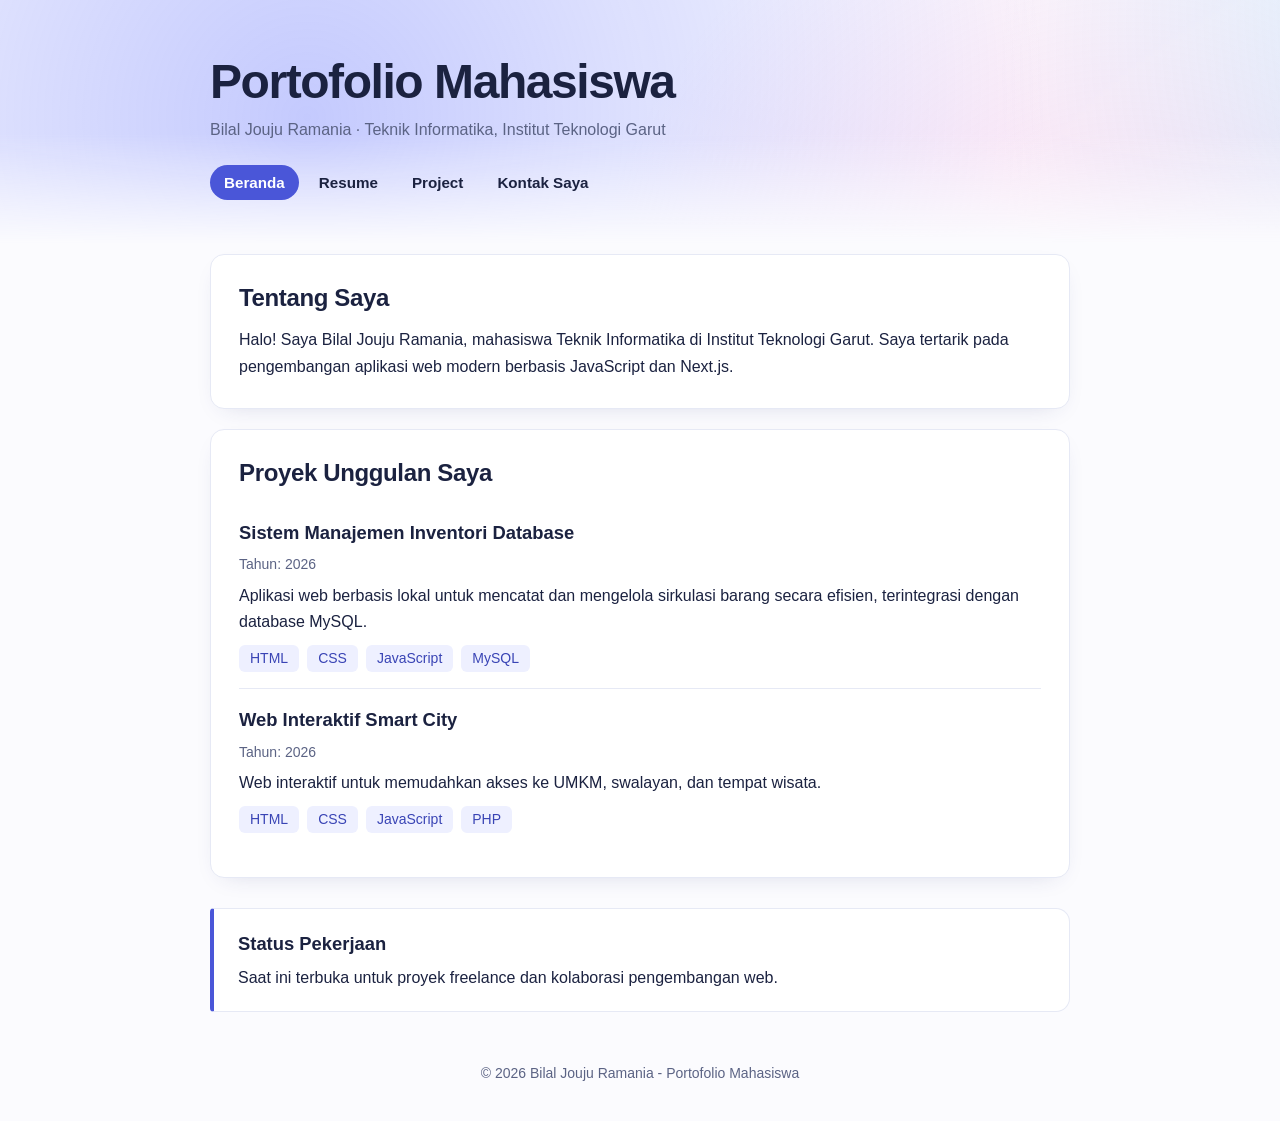
<file: modul3/index.html>
<!DOCTYPE html>

<html lang="id">
<head>
<meta charset="UTF-8">
<meta name="viewport" content="width=device-width, initial-scale=1.0">
<title>Portofolio Mahasiswa - Bilal Jouju Ramania</title>
<link rel="preconnect" href="https://fonts.googleapis.com">
<link rel="preconnect" href="https://fonts.gstatic.com" crossorigin>
<link href="https://fonts.googleapis.com/css2?family=Bricolage+Grotesque:wght@600;800&family=DM+Sans:wght@400;500;600&display=swap" rel="stylesheet">
<link rel="stylesheet" href="style.css">
</head>
<body>

<header>
    <h1>Portofolio Mahasiswa</h1>
    <p>Bilal Jouju Ramania &middot; Teknik Informatika, Institut Teknologi Garut</p>
    <nav>
        <ul>
            <li><a href="index.html" aria-current="page">Beranda</a></li>
            <li><a href="resume.html">Resume</a></li>
            <li><a href="project.html">Project</a></li>
            <li><a href="kontak.html">Kontak Saya</a></li>
        </ul>
    </nav>
</header>

<hr>

<main>
    <section id="tentang">
        <h2>Tentang Saya</h2>
        <p>Halo! Saya Bilal Jouju Ramania, mahasiswa Teknik Informatika di Institut Teknologi Garut. Saya tertarik pada pengembangan aplikasi web modern berbasis JavaScript dan Next.js.</p>
    </section>

    <hr>

    <section id="proyek">
        <h2>Proyek Unggulan Saya</h2>

        <article>
            <header>
                <h3>Sistem Manajemen Inventori Database</h3>
                <p class="meta">Tahun: <time datetime="2026">2026</time></p>
            </header>
            <p>Aplikasi web berbasis lokal untuk mencatat dan mengelola sirkulasi barang secara efisien, terintegrasi dengan database MySQL.</p>
            <ul class="tags">
                <li>HTML</li>
                <li>CSS</li>
                <li>JavaScript</li>
                <li>MySQL</li>
            </ul>
        </article>

        <article>
            <header>
                <h3>Web Interaktif Smart City</h3>
                <p class="meta">Tahun: <time datetime="2026">2026</time></p>
            </header>
            <p>Web interaktif untuk memudahkan akses ke UMKM, swalayan, dan tempat wisata.</p>
            <ul class="tags">
                <li>HTML</li>
                <li>CSS</li>
                <li>JavaScript</li>
                <li>PHP</li>
            </ul>
        </article>
    </section>
</main>

<hr>

<aside>
    <h3>Status Pekerjaan</h3>
    <p>Saat ini terbuka untuk proyek freelance dan kolaborasi pengembangan web.</p>
</aside>

<hr>

<footer>
    <p>&copy; 2026 Bilal Jouju Ramania - Portofolio Mahasiswa</p>
</footer>


</body>
</html>
</file>
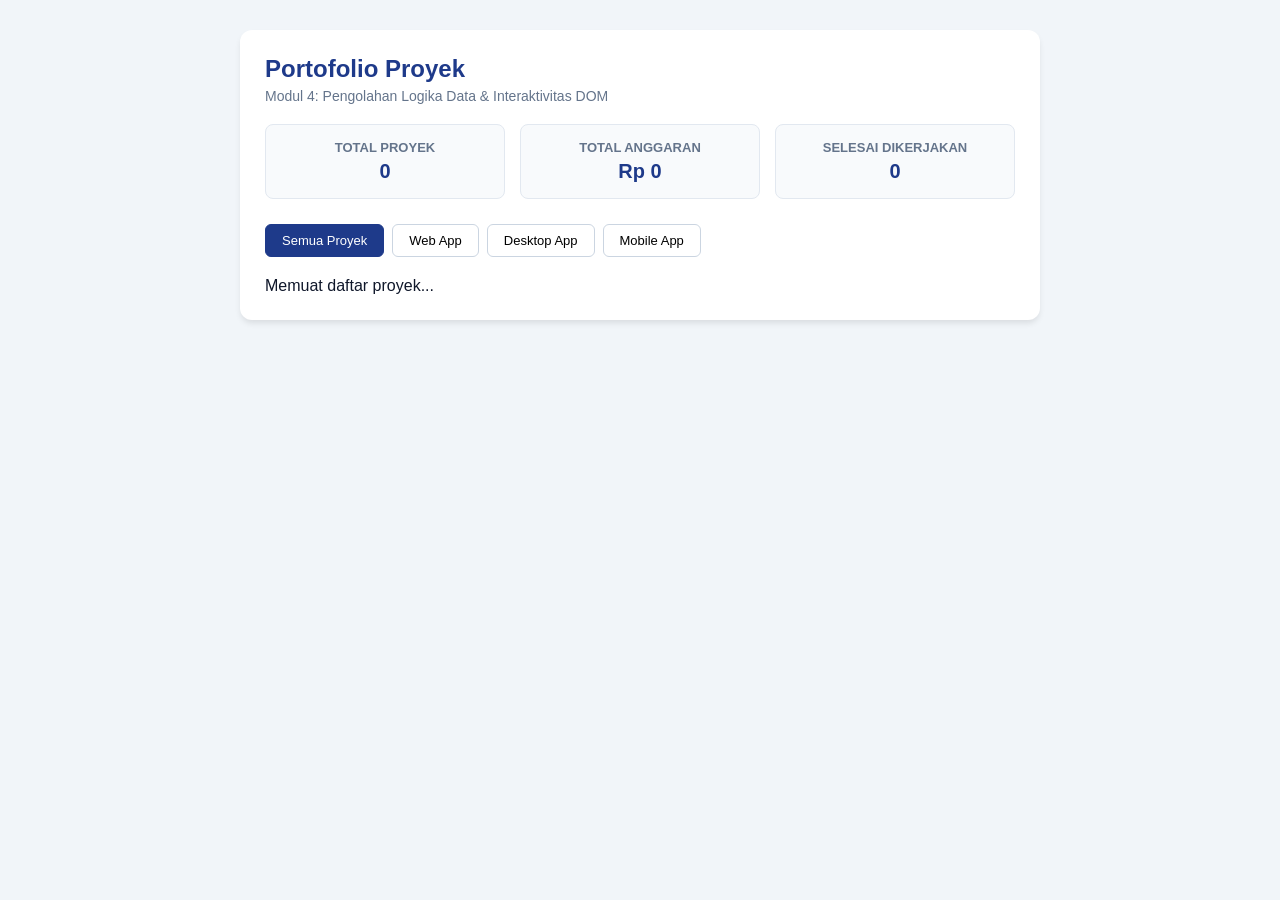
<file: modul4/index.html>
<!DOCTYPE html>
<html lang="id">
<head>
    <meta charset="UTF-8">
    <meta name="viewport" content="width=device-width, initial-scale=1.0">

    <title>Dashboard Portofolio Proyek - Modul 4</title>

    <style>
        * {
            box-sizing: border-box;
            margin: 0;
            padding: 0;
            font-family: "Segoe UI", Tahoma, Geneva, sans-serif;
        }

        body {
            background-color: #f1f5f9;
            color: #0f172a;
            padding: 30px 15px;
        }

        .container {
            max-width: 800px;
            margin: 0 auto;
            padding: 25px;
            background: #ffffff;
            border-radius: 12px;
            box-shadow: 0 4px 6px -1px rgba(0, 0, 0, 0.1);
        }

        h1 {
            color: #1e3a8a;
            font-size: 24px;
            margin-bottom: 5px;
        }

        .subtitle {
            color: #64748b;
            margin-bottom: 20px;
            font-size: 14px;
        }

        .stats-grid {
            display: grid;
            grid-template-columns: repeat(auto-fit, minmax(180px, 1fr));
            gap: 15px;
            margin-bottom: 25px;
        }

        .stat-card {
            padding: 15px;
            text-align: center;
            background: #f8fafc;
            border: 1px solid #e2e8f0;
            border-radius: 8px;
        }

        .stat-card h3 {
            font-size: 13px;
            color: #64748b;
            text-transform: uppercase;
            margin-bottom: 5px;
        }

        .stat-card p {
            font-size: 20px;
            font-weight: bold;
            color: #1e3a8a;
            overflow-wrap: anywhere;
        }

        .filter-group {
            display: flex;
            gap: 8px;
            margin-bottom: 20px;
            flex-wrap: wrap;
        }

        .btn-filter {
            padding: 8px 16px;
            border: 1px solid #cbd5e1;
            background: #ffffff;
            border-radius: 6px;
            cursor: pointer;
            font-size: 13px;
            font-weight: 500;
            transition: all 0.2s;
        }

        .btn-filter.active,
        .btn-filter:hover {
            background: #1e3a8a;
            color: #ffffff;
            border-color: #1e3a8a;
        }

        .btn-filter:focus-visible {
            outline: 2px solid #2563eb;
            outline-offset: 3px;
        }

        .project-card {
            display: flex;
            justify-content: space-between;
            align-items: center;
            gap: 15px;
            padding: 16px;
            margin-bottom: 12px;
            background: #ffffff;
            border: 1px solid #e2e8f0;
            border-radius: 8px;
            transition: transform 0.15s ease;
        }

        .project-card:hover {
            transform: translateY(-2px);
            box-shadow: 0 4px 6px rgba(0, 0, 0, 0.05);
        }

        .project-info {
            min-width: 0;
        }

        .project-info h4 {
            font-size: 16px;
            color: #0f172a;
            margin-bottom: 4px;
            overflow-wrap: anywhere;
        }

        .project-category {
            display: inline-block;
            font-size: 12px;
            color: #0284c7;
            background: #e0f2fe;
            padding: 2px 8px;
            border-radius: 4px;
            margin-bottom: 6px;
            font-weight: 600;
        }

        .project-budget {
            font-size: 14px;
            color: #334155;
            font-weight: 600;
        }

        .badge {
            display: inline-block;
            padding: 4px 10px;
            border-radius: 20px;
            font-size: 12px;
            font-weight: 600;
            white-space: nowrap;
        }

        .badge-success {
            background: #dcfce7;
            color: #166534;
        }

        .badge-pending {
            background: #fef9c3;
            color: #854d0e;
        }

        @media (max-width: 480px) {
            body {
                padding: 15px 10px;
            }

            .container {
                padding: 18px;
            }

            .project-card {
                align-items: flex-start;
                flex-direction: column;
            }
        }

        @media (prefers-reduced-motion: reduce) {
            *,
            *::before,
            *::after {
                transition: none !important;
                animation: none !important;
            }
        }
    </style>
</head>

<body>
    <main class="container">
        <h1>Portofolio Proyek</h1>

        <p class="subtitle">
            Modul 4: Pengolahan Logika Data &amp; Interaktivitas DOM
        </p>

        <!-- Statistik proyek -->
        <section class="stats-grid" aria-label="Statistik proyek">
            <div class="stat-card">
                <h3>Total Proyek</h3>
                <p id="stat-total-projects">0</p>
            </div>

            <div class="stat-card">
                <h3>Total Anggaran</h3>
                <p id="stat-total-budget">Rp 0</p>
            </div>

            <div class="stat-card">
                <h3>Selesai Dikerjakan</h3>
                <p id="stat-completed-projects">0</p>
            </div>
        </section>

        <!-- Filter kategori -->
        <nav class="filter-group" aria-label="Filter kategori proyek">
            <button
                type="button"
                class="btn-filter active"
                data-category="Semua"
                aria-pressed="true"
            >
                Semua Proyek
            </button>

            <button
                type="button"
                class="btn-filter"
                data-category="Web App"
                aria-pressed="false"
            >
                Web App
            </button>

            <button
                type="button"
                class="btn-filter"
                data-category="Desktop App"
                aria-pressed="false"
            >
                Desktop App
            </button>

            <button
                type="button"
                class="btn-filter"
                data-category="Mobile App"
                aria-pressed="false"
            >
                Mobile App
            </button>
        </nav>

        <!-- Daftar proyek diisi oleh JavaScript -->
        <section id="project-list" aria-label="Daftar proyek">
            <p>Memuat daftar proyek...</p>
        </section>
    </main>

    <script src="main.js"></script>
</body>
</html>
</file>
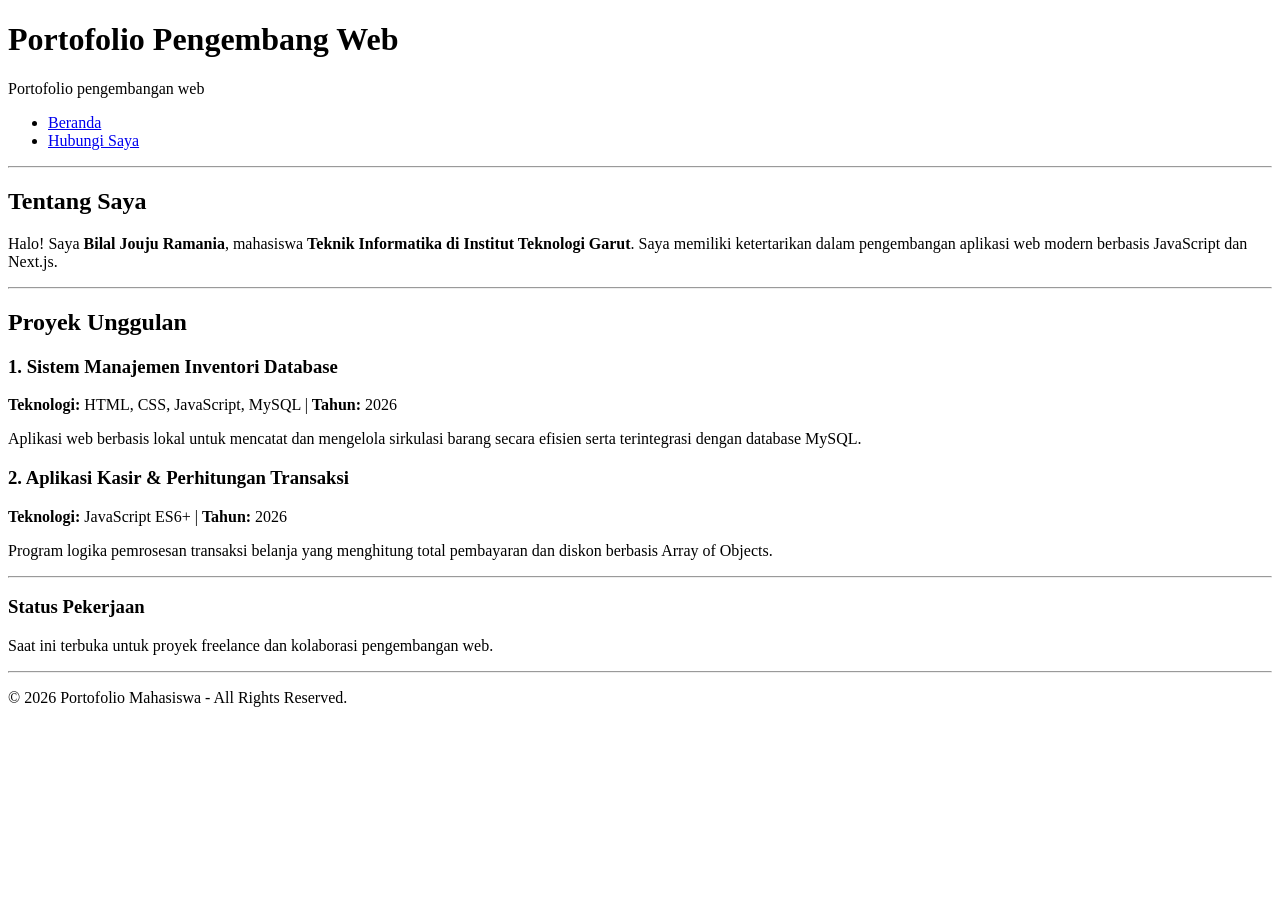
<file: pertemuan-2/index.html>
<!DOCTYPE html>
<html lang="en">
<head>
    <meta charset="UTF-8">
    <meta name="viewport" content="width=device-width, initial-scale=1.0">
    <title>Portofolio pengembangan web</title> <h1><strong>Portofolio Pengembang Web</strong></h1>
</head>
<body>
    <header>
        <hl>Portofolio pengembangan web</hl>
        <nav>
            <ul>
                <li><a href="index.html">Beranda</a></li>
                <li><a href="kontak.html">Hubungi Saya</a></li>
            </ul>
        <nav>
    <header>

 
    </header>

    <hr>

    
    <main>

        
        <section id="tentang">
            <h2>Tentang Saya</h2>

            <p>
                Halo! Saya <strong>Bilal Jouju Ramania</strong>, mahasiswa
                <strong>Teknik Informatika di Institut Teknologi Garut</strong>.
                Saya memiliki ketertarikan dalam pengembangan aplikasi web
                modern berbasis JavaScript dan Next.js.
            </p>
        </section>

        <hr>

      
        <section id="proyek">
            <h2>Proyek Unggulan</h2>

           
            <article>
                <header>
                    <h3>1. Sistem Manajemen Inventori Database</h3>

                    <p>
                        <strong>Teknologi:</strong>
                        HTML, CSS, JavaScript, MySQL
                        |
                        <strong>Tahun:</strong>
                        <time datetime="2026">2026</time>
                    </p>
                </header>

                <p>
                    Aplikasi web berbasis lokal untuk mencatat dan mengelola
                    sirkulasi barang secara efisien serta terintegrasi dengan
                    database MySQL.
                </p>
            </article>

         
            <article>
                <header>
                    <h3>2. Aplikasi Kasir &amp; Perhitungan Transaksi</h3>

                    <p>
                        <strong>Teknologi:</strong>
                        JavaScript ES6+
                        |
                        <strong>Tahun:</strong>
                        <time datetime="2026">2026</time>
                    </p>
                </header>

                <p>
                    Program logika pemrosesan transaksi belanja yang menghitung
                    total pembayaran dan diskon berbasis Array of Objects.
                </p>
            </article>
        </section>

        <hr>

        <aside>
            <h3>Status Pekerjaan</h3>

            <p>
                Saat ini terbuka untuk proyek freelance dan kolaborasi
                pengembangan web.
            </p>
        </aside>

    </main>

    <hr>

    <!-- Footer -->
    <footer>
        <p>
            &copy; 2026 Portofolio Mahasiswa - All Rights Reserved.
        </p>
    </footer>

</body>
</html>
</body>
</html>
</file>
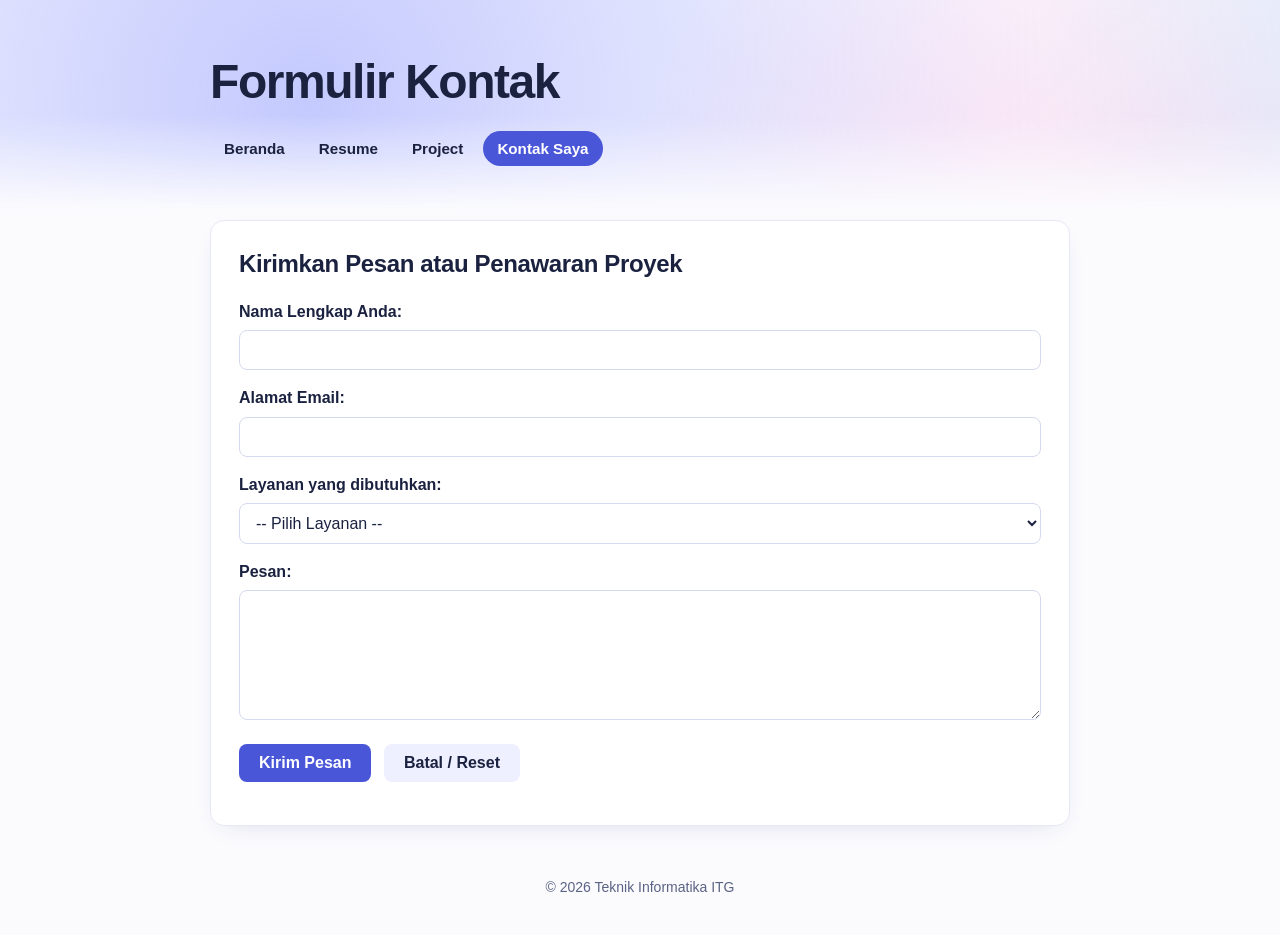
<file: modul3/kontak.html>
<!DOCTYPE html>
<html lang="id">
<head>
    <meta charset="UTF-8">
    <meta name="viewport" content="width=device-width, initial-scale=1.0">
    <title>Kontak - Bilal Jouju Ramania</title>
    <link rel="preconnect" href="https://fonts.googleapis.com">
    <link rel="preconnect" href="https://fonts.gstatic.com" crossorigin>
    <link href="https://fonts.googleapis.com/css2?family=Bricolage+Grotesque:wght@600;800&family=DM+Sans:wght@400;500;600&display=swap" rel="stylesheet">
    <link rel="stylesheet" href="style.css">
</head>
<body>

    <header>
        <h1>Formulir Kontak</h1>
        <nav>
            <ul>
                <li><a href="index.html">Beranda</a></li>
                <li><a href="resume.html">Resume</a></li>
                <li><a href="project.html">Project</a></li>
                <li><a href="kontak.html" aria-current="page">Kontak Saya</a></li>
            </ul>
        </nav>
    </header>

    <hr>

    <main>
        <section>
            <h2>Kirimkan Pesan atau Penawaran Proyek</h2>
            <form>

                <p>
                    <label for="nama_pengirim">Nama Lengkap Anda:</label><br>
                    <input type="text" id="nama_pengirim" name="nama_pengirim">
                </p>

                <p>
                    <label for="email_pengirim">Alamat Email:</label><br>
                    <input type="email" id="email_pengirim" name="email_pengirim">
                </p>

                <p>
                    <label for="jenis_layanan">Layanan yang dibutuhkan:</label><br>
                    <select id="jenis_layanan" name="jenis_layanan">
                        <option value="">-- Pilih Layanan --</option>
                        <option value="web">Pembuatan Web</option>
                        <option value="app">Pengembangan Aplikasi</option>
                        <option value="other">Lain-lain</option>
                    </select>
                </p>

                <p>
                    <label for="pesan">Pesan:</label><br>
                    <textarea id="pesan" name="pesan" rows="6"></textarea>
                </p>

                <p>
                    <button type="submit">Kirim Pesan</button>
                    <button type="reset">Batal / Reset</button>
                </p>
            </form>
        </section>
    </main>

    <hr>

    <footer>
        <p>&copy; 2026 Teknik Informatika ITG</p>
    </footer>

</body>
</html>
</file>
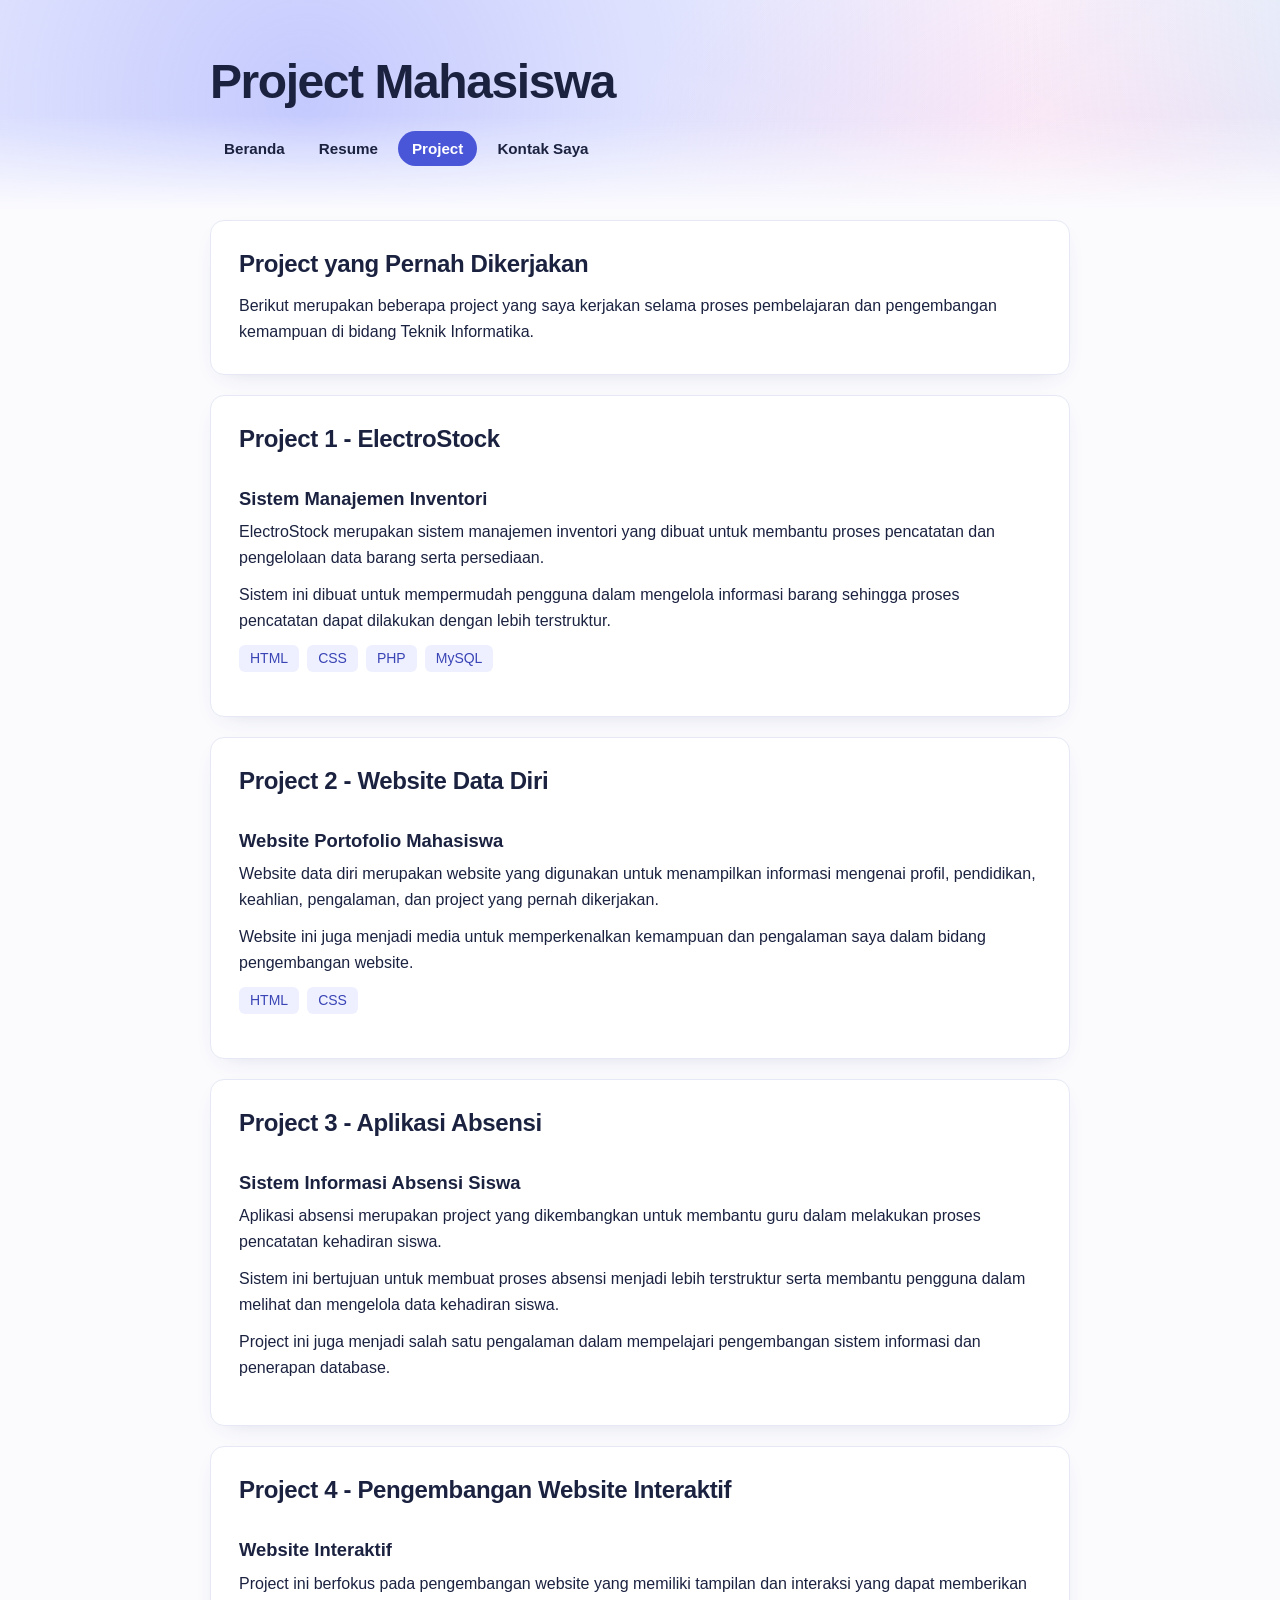
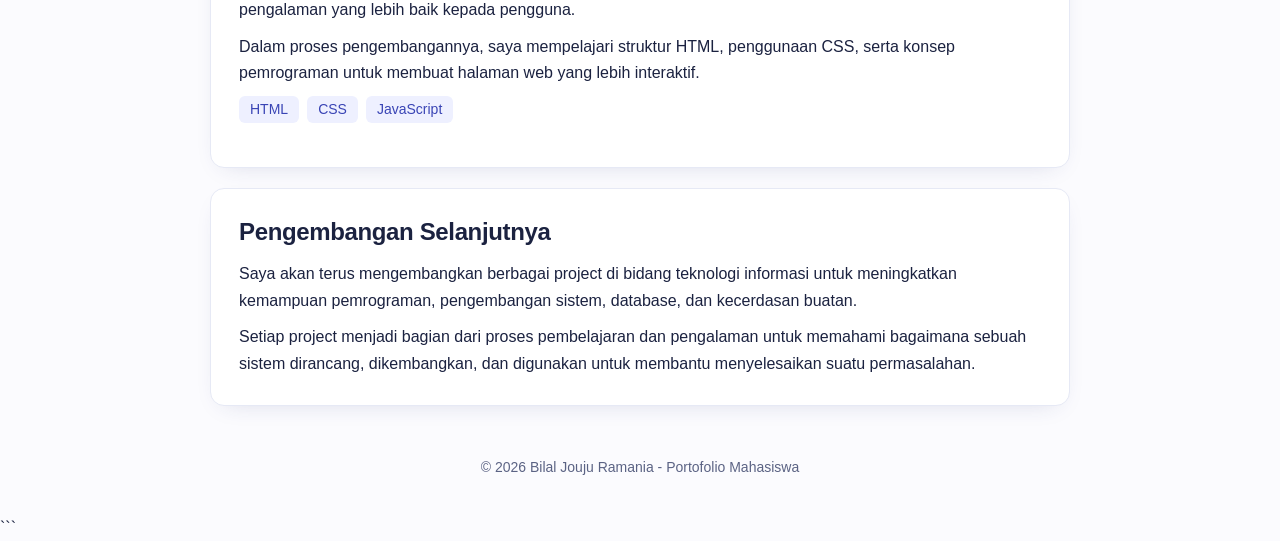
<file: modul3/project.html>
<!DOCTYPE html>
<html lang="id">
<head>
    <meta charset="UTF-8">
    <meta name="viewport" content="width=device-width, initial-scale=1.0">
    <title>Project - Bilal Jouju Ramania</title>
    <link rel="preconnect" href="https://fonts.googleapis.com">
    <link rel="preconnect" href="https://fonts.gstatic.com" crossorigin>
    <link href="https://fonts.googleapis.com/css2?family=Bricolage+Grotesque:wght@600;800&family=DM+Sans:wght@400;500;600&display=swap" rel="stylesheet">
    <link rel="stylesheet" href="style.css">
</head>
<body>

    <header>
        <h1>Project Mahasiswa</h1>
        <nav>
            <ul>
                <li><a href="index.html">Beranda</a></li>
                <li><a href="resume.html">Resume</a></li>
                <li><a href="project.html" aria-current="page">Project</a></li>
                <li><a href="kontak.html">Kontak Saya</a></li>
            </ul>
        </nav>
    </header>

    <main>

        <section>
            <h2>Project yang Pernah Dikerjakan</h2>
            <p>Berikut merupakan beberapa project yang saya kerjakan selama proses pembelajaran dan pengembangan kemampuan di bidang Teknik Informatika.</p>
        </section>

        <section>
            <h2>Project 1 - ElectroStock</h2>
            <article>
                <h3>Sistem Manajemen Inventori</h3>
                <p>ElectroStock merupakan sistem manajemen inventori yang dibuat untuk membantu proses pencatatan dan pengelolaan data barang serta persediaan.</p>
                <p>Sistem ini dibuat untuk mempermudah pengguna dalam mengelola informasi barang sehingga proses pencatatan dapat dilakukan dengan lebih terstruktur.</p>
                <ul class="tags">
                    <li>HTML</li>
                    <li>CSS</li>
                    <li>PHP</li>
                    <li>MySQL</li>
                </ul>
            </article>
        </section>

        <section>
            <h2>Project 2 - Website Data Diri</h2>
            <article>
                <h3>Website Portofolio Mahasiswa</h3>
                <p>Website data diri merupakan website yang digunakan untuk menampilkan informasi mengenai profil, pendidikan, keahlian, pengalaman, dan project yang pernah dikerjakan.</p>
                <p>Website ini juga menjadi media untuk memperkenalkan kemampuan dan pengalaman saya dalam bidang pengembangan website.</p>
                <ul class="tags">
                    <li>HTML</li>
                    <li>CSS</li>
                </ul>
            </article>
        </section>

        <section>
            <h2>Project 3 - Aplikasi Absensi</h2>
            <article>
                <h3>Sistem Informasi Absensi Siswa</h3>
                <p>Aplikasi absensi merupakan project yang dikembangkan untuk membantu guru dalam melakukan proses pencatatan kehadiran siswa.</p>
                <p>Sistem ini bertujuan untuk membuat proses absensi menjadi lebih terstruktur serta membantu pengguna dalam melihat dan mengelola data kehadiran siswa.</p>
                <p>Project ini juga menjadi salah satu pengalaman dalam mempelajari pengembangan sistem informasi dan penerapan database.</p>
            </article>
        </section>

        <section>
            <h2>Project 4 - Pengembangan Website Interaktif</h2>
            <article>
                <h3>Website Interaktif</h3>
                <p>Project ini berfokus pada pengembangan website yang memiliki tampilan dan interaksi yang dapat memberikan pengalaman yang lebih baik kepada pengguna.</p>
                <p>Dalam proses pengembangannya, saya mempelajari struktur HTML, penggunaan CSS, serta konsep pemrograman untuk membuat halaman web yang lebih interaktif.</p>
                <ul class="tags">
                    <li>HTML</li>
                    <li>CSS</li>
                    <li>JavaScript</li>
                </ul>
            </article>
        </section>

        <section>
            <h2>Pengembangan Selanjutnya</h2>
            <p>Saya akan terus mengembangkan berbagai project di bidang teknologi informasi untuk meningkatkan kemampuan pemrograman, pengembangan sistem, database, dan kecerdasan buatan.</p>
            <p>Setiap project menjadi bagian dari proses pembelajaran dan pengalaman untuk memahami bagaimana sebuah sistem dirancang, dikembangkan, dan digunakan untuk membantu menyelesaikan suatu permasalahan.</p>
        </section>

    </main>

    <footer>
        <p>&copy; 2026 Bilal Jouju Ramania - Portofolio Mahasiswa</p>
    </footer>

</body>
</html>
```
</file>
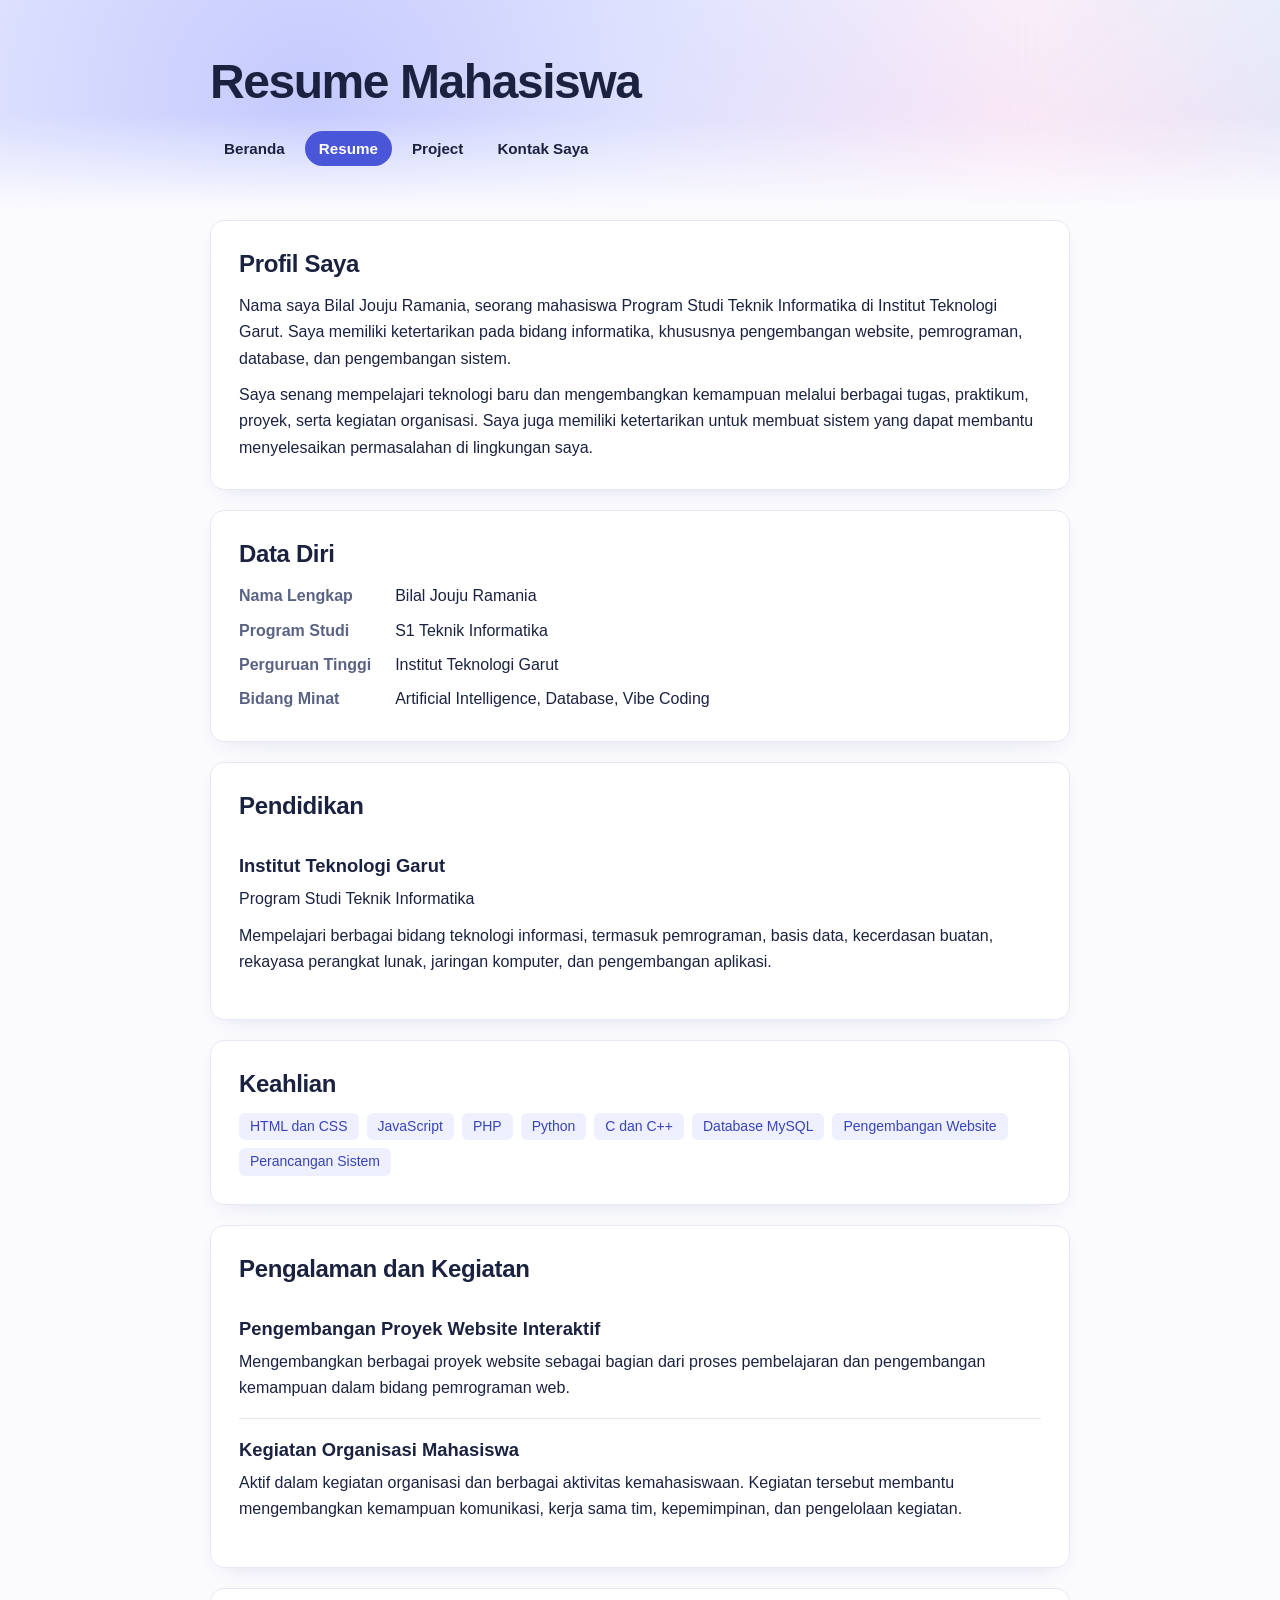
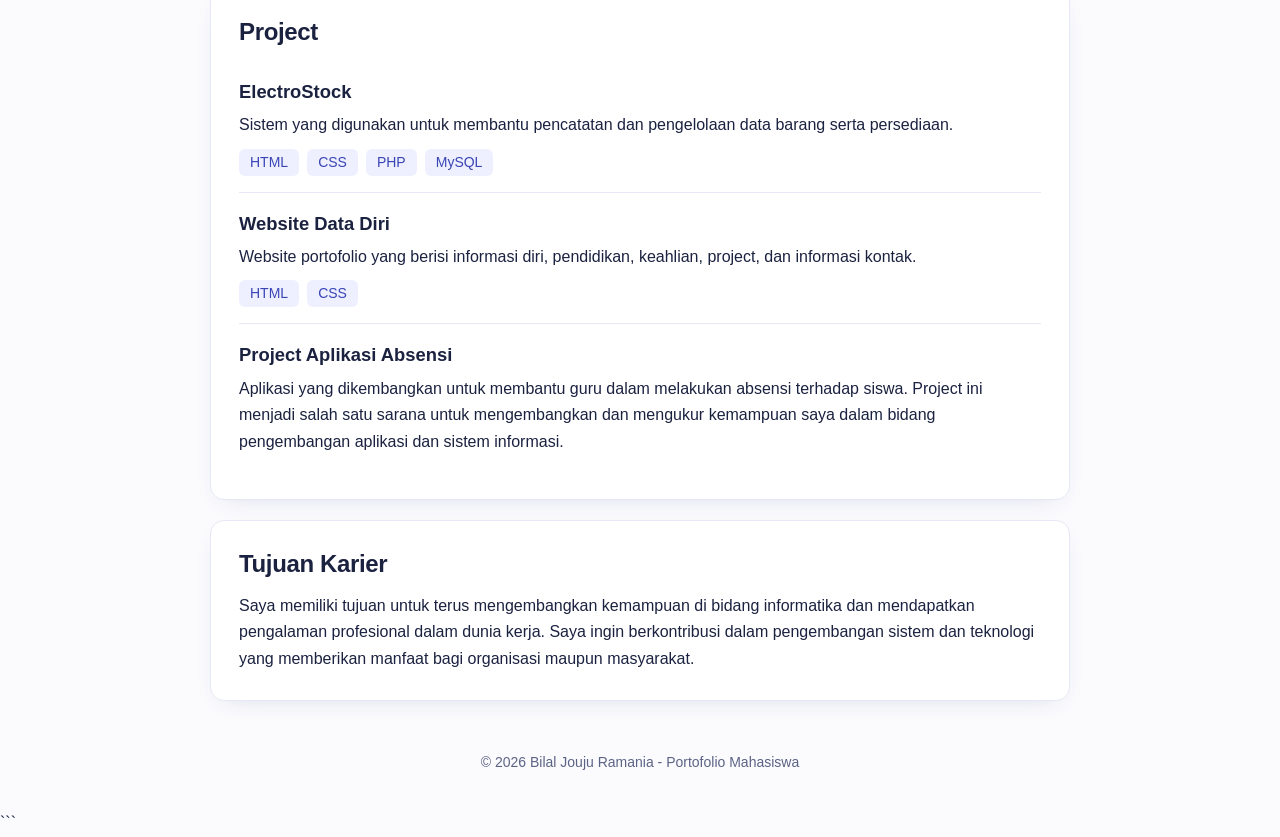
<file: modul3/resume.html>
<!DOCTYPE html>
<html lang="id">
<head>
    <meta charset="UTF-8">
    <meta name="viewport" content="width=device-width, initial-scale=1.0">
    <title>Resume - Bilal Jouju Ramania</title>
    <link rel="preconnect" href="https://fonts.googleapis.com">
    <link rel="preconnect" href="https://fonts.gstatic.com" crossorigin>
    <link href="https://fonts.googleapis.com/css2?family=Bricolage+Grotesque:wght@600;800&family=DM+Sans:wght@400;500;600&display=swap" rel="stylesheet">
    <link rel="stylesheet" href="style.css">
</head>
<body>

    <header>
        <h1>Resume Mahasiswa</h1>
        <nav>
            <ul>
                <li><a href="index.html">Beranda</a></li>
                <li><a href="resume.html" aria-current="page">Resume</a></li>
                <li><a href="project.html">Project</a></li>
                <li><a href="kontak.html">Kontak Saya</a></li>
            </ul>
        </nav>
    </header>

    <main>

        <section>
            <h2>Profil Saya</h2>
            <p>Nama saya Bilal Jouju Ramania, seorang mahasiswa Program Studi Teknik Informatika di Institut Teknologi Garut. Saya memiliki ketertarikan pada bidang informatika, khususnya pengembangan website, pemrograman, database, dan pengembangan sistem.</p>
            <p>Saya senang mempelajari teknologi baru dan mengembangkan kemampuan melalui berbagai tugas, praktikum, proyek, serta kegiatan organisasi. Saya juga memiliki ketertarikan untuk membuat sistem yang dapat membantu menyelesaikan permasalahan di lingkungan saya.</p>
        </section>

        <section>
            <h2>Data Diri</h2>
            <dl>
                <dt>Nama Lengkap</dt>
                <dd>Bilal Jouju Ramania</dd>
                <dt>Program Studi</dt>
                <dd>S1 Teknik Informatika</dd>
                <dt>Perguruan Tinggi</dt>
                <dd>Institut Teknologi Garut</dd>
                <dt>Bidang Minat</dt>
                <dd>Artificial Intelligence, Database, Vibe Coding</dd>
            </dl>
        </section>

        <section>
            <h2>Pendidikan</h2>
            <article>
                <h3>Institut Teknologi Garut</h3>
                <p>Program Studi Teknik Informatika</p>
                <p>Mempelajari berbagai bidang teknologi informasi, termasuk pemrograman, basis data, kecerdasan buatan, rekayasa perangkat lunak, jaringan komputer, dan pengembangan aplikasi.</p>
            </article>
        </section>

        <section>
            <h2>Keahlian</h2>
            <ul class="tags">
                <li>HTML dan CSS</li>
                <li>JavaScript</li>
                <li>PHP</li>
                <li>Python</li>
                <li>C dan C++</li>
                <li>Database MySQL</li>
                <li>Pengembangan Website</li>
                <li>Perancangan Sistem</li>
            </ul>
        </section>

        <section>
            <h2>Pengalaman dan Kegiatan</h2>

            <article>
                <h3>Pengembangan Proyek Website Interaktif</h3>
                <p>Mengembangkan berbagai proyek website sebagai bagian dari proses pembelajaran dan pengembangan kemampuan dalam bidang pemrograman web.</p>
            </article>

            <article>
                <h3>Kegiatan Organisasi Mahasiswa</h3>
                <p>Aktif dalam kegiatan organisasi dan berbagai aktivitas kemahasiswaan. Kegiatan tersebut membantu mengembangkan kemampuan komunikasi, kerja sama tim, kepemimpinan, dan pengelolaan kegiatan.</p>
            </article>
        </section>

        <section>
            <h2>Project</h2>

            <article>
                <h3>ElectroStock</h3>
                <p>Sistem yang digunakan untuk membantu pencatatan dan pengelolaan data barang serta persediaan.</p>
                <ul class="tags">
                    <li>HTML</li>
                    <li>CSS</li>
                    <li>PHP</li>
                    <li>MySQL</li>
                </ul>
            </article>

            <article>
                <h3>Website Data Diri</h3>
                <p>Website portofolio yang berisi informasi diri, pendidikan, keahlian, project, dan informasi kontak.</p>
                <ul class="tags">
                    <li>HTML</li>
                    <li>CSS</li>
                </ul>
            </article>

            <article>
                <h3>Project Aplikasi Absensi</h3>
                <p>Aplikasi yang dikembangkan untuk membantu guru dalam melakukan absensi terhadap siswa. Project ini menjadi salah satu sarana untuk mengembangkan dan mengukur kemampuan saya dalam bidang pengembangan aplikasi dan sistem informasi.</p>
            </article>
        </section>

        <section>
            <h2>Tujuan Karier</h2>
            <p>Saya memiliki tujuan untuk terus mengembangkan kemampuan di bidang informatika dan mendapatkan pengalaman profesional dalam dunia kerja. Saya ingin berkontribusi dalam pengembangan sistem dan teknologi yang memberikan manfaat bagi organisasi maupun masyarakat.</p>
        </section>

    </main>

    <footer>
        <p>&copy; 2026 Bilal Jouju Ramania - Portofolio Mahasiswa</p>
    </footer>

</body>
</html>
```
</file>
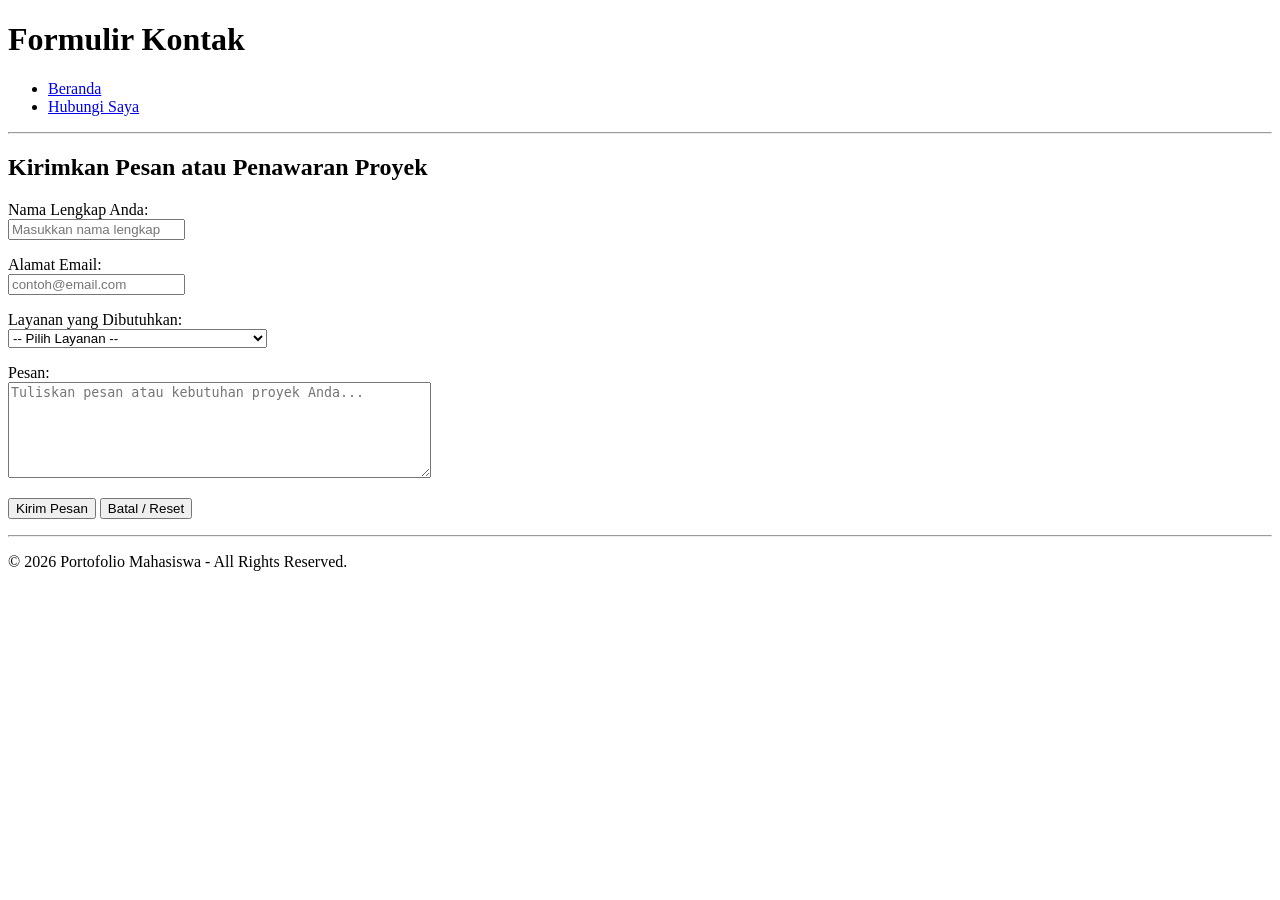
<file: pertemuan-2/kontak.html>
<!DOCTYPE html>
<html lang="id">

<head>
    <meta charset="UTF-8">
    <meta name="viewport" content="width=device-width, initial-scale=1.0">

    <title>Formulir Kontak - Portofolio Mahasiswa</title>
</head>

<body>

    
    <header>
        <h1>Formulir Kontak</h1>

        <nav>
            <ul>
                <li>
                    <a href="index.html">Beranda</a>
                </li>
                <li>
                    <a href="kontak.html">Hubungi Saya</a>
                </li>
            </ul>
        </nav>
    </header>

    <hr>

    
    <main>

        <section>
            <h2>Kirimkan Pesan atau Penawaran Proyek</h2>

            <form>

                
                <p>
                    <label for="nama_pengirim">
                        Nama Lengkap Anda:
                    </label>
                    <br>

                    <input
                        type="text"
                        id="nama_pengirim"
                        name="nama_pengirim"
                        placeholder="Masukkan nama lengkap"
                    >
                </p>

                
                <p>
                    <label for="email_pengirim">
                        Alamat Email:
                    </label>
                    <br>

                    <input
                        type="email"
                        id="email_pengirim"
                        name="email_pengirim"
                        placeholder="contoh@email.com"
                    >
                </p>

                
                <p>
                    <label for="jenis_layanan">
                        Layanan yang Dibutuhkan:
                    </label>
                    <br>

                    <select
                        id="jenis_layanan"
                        name="jenis_layanan"
                    >
                        <option value="">
                            -- Pilih Layanan --
                        </option>

 <optgroup label="Pengembangan Website">

            <option value="website-company-profile">
                Pembuatan Website Company Profile
            </option>

            <option value="website-portfolio">
                Pembuatan Website Portfolio
            </option>

            <option value="website-blog">
                Pembuatan Website Blog
            </option>

            <option value="website-berita">
                Pembuatan Website Berita
            </option>

            <option value="website-toko-online">
                Pembuatan Website Toko Online
            </option>

            <option value="website-sekolah">
                Pembuatan Website Sekolah
            </option>

            <option value="website-kampus">
                Pembuatan Website Kampus
            </option>

            <option value="website-organisasi">
                Pembuatan Website Organisasi
            </option> 
            

            <option value="website-umkm">
                Pembuatan Website UMKM
            </option>

            <option value="website-landing-page">
                Pembuatan Landing Page
            </option>
        </optgroup>

        
        <optgroup label="Pengembangan Aplikasi">
            <option value="aplikasi-web">
                Pengembangan Aplikasi Web
            </option>

            <option value="aplikasi-desktop">
                Pengembangan Aplikasi Desktop
            </option>

            <option value="aplikasi-mobile">
                Pengembangan Aplikasi Mobile
            </option>

            <option value="aplikasi-kasir">
                Aplikasi Kasir
            </option>

            <option value="aplikasi-inventori">
                Aplikasi Manajemen Inventori
            </option>

            <option value="aplikasi-perpustakaan">
                Aplikasi Perpustakaan
            </option>

            <option value="aplikasi-akademik">
                Aplikasi Akademik
            </option>

            <option value="aplikasi-keuangan">
                Aplikasi Keuangan
            </option>

            <option value="aplikasi-absensi">
                Aplikasi Absensi
            </option>

            <option value="aplikasi-manajemen">
                Aplikasi Manajemen
            </option>
        </optgroup>

       
        <optgroup label="Database">
            <option value="database-mysql">
                Pembuatan Database MySQL
            </option>

            <option value="database-design">
                Perancangan Database
            </option>

            <option value="database-erd">
                Pembuatan ERD
            </option>

            <option value="database-relasi">
                Perancangan Relasi Antar Tabel
            </option>

            <option value="database-migrasi">
                Migrasi Database
            </option>

            <option value="database-backup">
                Backup dan Restore Database
            </option>

            <option value="database-optimasi">
                Optimasi Database
            </option>
        </optgroup>

        
        <optgroup label="Frontend Development">
            <option value="html-css">
                HTML &amp; CSS
            </option>

            <option value="javascript">
                JavaScript
            </option>

            <option value="react">
                React.js
            </option>

            <option value="nextjs">
                Next.js
            </option>

            <option value="responsive">
                Responsive Web Design
            </option>

            <option value="ui-design">
                Implementasi UI Design
            </option>

            <option value="frontend">
                Pengembangan Frontend
            </option>
        </optgroup>

        
        <optgroup label="Backend Development">
            <option value="backend">
                Pengembangan Backend
            </option>

            <option value="api">
                Pembuatan REST API
            </option>

            <option value="php">
                Pengembangan PHP
            </option>

            <option value="nodejs">
                Pengembangan Node.js
            </option>

            <option value="authentication">
                Sistem Login &amp; Authentication
            </option>

            <option value="crud">
                Sistem CRUD
            </option>
        </optgroup>

        
        <optgroup label="E-Commerce">
            <option value="online-store">
                Toko Online
            </option>

            <option value="shopping-cart">
                Sistem Keranjang Belanja
            </option>

            <option value="payment">
                Integrasi Pembayaran
            </option>

            <option value="product-management">
                Manajemen Produk
            </option>

            <option value="order-management">
                Manajemen Pesanan
            </option>
        </optgroup>

        
        <optgroup label="Maintenance &amp; Perbaikan">
            <option value="bug-fixing">
                Perbaikan Bug / Error
            </option>

            <option value="website-maintenance">
                Maintenance Website
            </option>

            <option value="website-update">
                Update Website
            </option>

            <option value="website-redesign">
                Redesign Website
            </option>

            <option value="performance">
                Optimasi Performa Website
            </option>

            <option value="security">
                Peningkatan Keamanan Website
            </option>
        </optgroup>

        
        <optgroup label="Deployment &amp; Hosting">
            <option value="hosting">
                Setup Hosting
            </option>

            <option value="domain">
                Setup Domain
            </option>

            <option value="deployment">
                Deployment Website
            </option>

            <option value="github">
                Setup GitHub Repository
            </option>

            <option value="vercel">
                Deployment ke Vercel
            </option>

            <option value="xampp">
                Konfigurasi XAMPP
            </option>
        </optgroup>

        
        <optgroup label="Desain">
            <option value="web-design">
                Desain Website
            </option>

            <option value="ui-ux">
                UI/UX Design
            </option>

            <option value="wireframe">
                Pembuatan Wireframe
            </option>

            <option value="prototype">
                Pembuatan Prototype
            </option>

            <option value="figma">
                Desain Figma
            </option>
        </optgroup>

       
        <optgroup label="Kebutuhan Akademik">
            <option value="tugas-kuliah">
                Pembuatan Website Tugas Kuliah
            </option>

            <option value="project-kuliah">
                Project Pemrograman Kuliah
            </option>

            <option value="sistem-informasi">
                Sistem Informasi
            </option>

            <option value="erd-project">
                ERD Project
            </option>

            <option value="database-project">
                Project Database
            </option>

            <option value="web-project">
                Project Web
            </option>
        </optgroup>

        
        <optgroup label="Layanan Lainnya">
            <option value="consultation">
                Konsultasi Pengembangan Web
            </option>

            <option value="coding">
                Jasa Coding
            </option>

            <option value="code-review">
                Review Kode Program
            </option>

            <option value="documentation">
                Dokumentasi Program
            </option>

            <option value="other">
                Lain-lain
                        </option>
                    </select>
                </p>

                
                <p>
                    <label for="pesan">
                        Pesan:
                    </label>
                    <br>

                    <textarea
                        id="pesan"
                        name="pesan"
                        rows="6"
                        cols="50"
                        placeholder="Tuliskan pesan atau kebutuhan proyek Anda..."
                    ></textarea>
                </p>

                
                <p>
                    <button type="submit">
                        Kirim Pesan
                    </button>

                    <button type="reset">
                        Batal / Reset
                    </button>
                </p>

            </form>
        </section>

    </main>

    <hr>

    
    <footer>
        <p>
            &copy; 2026 Portofolio Mahasiswa - All Rights Reserved.
        </p>
    </footer>

</body>

</html>
</file>
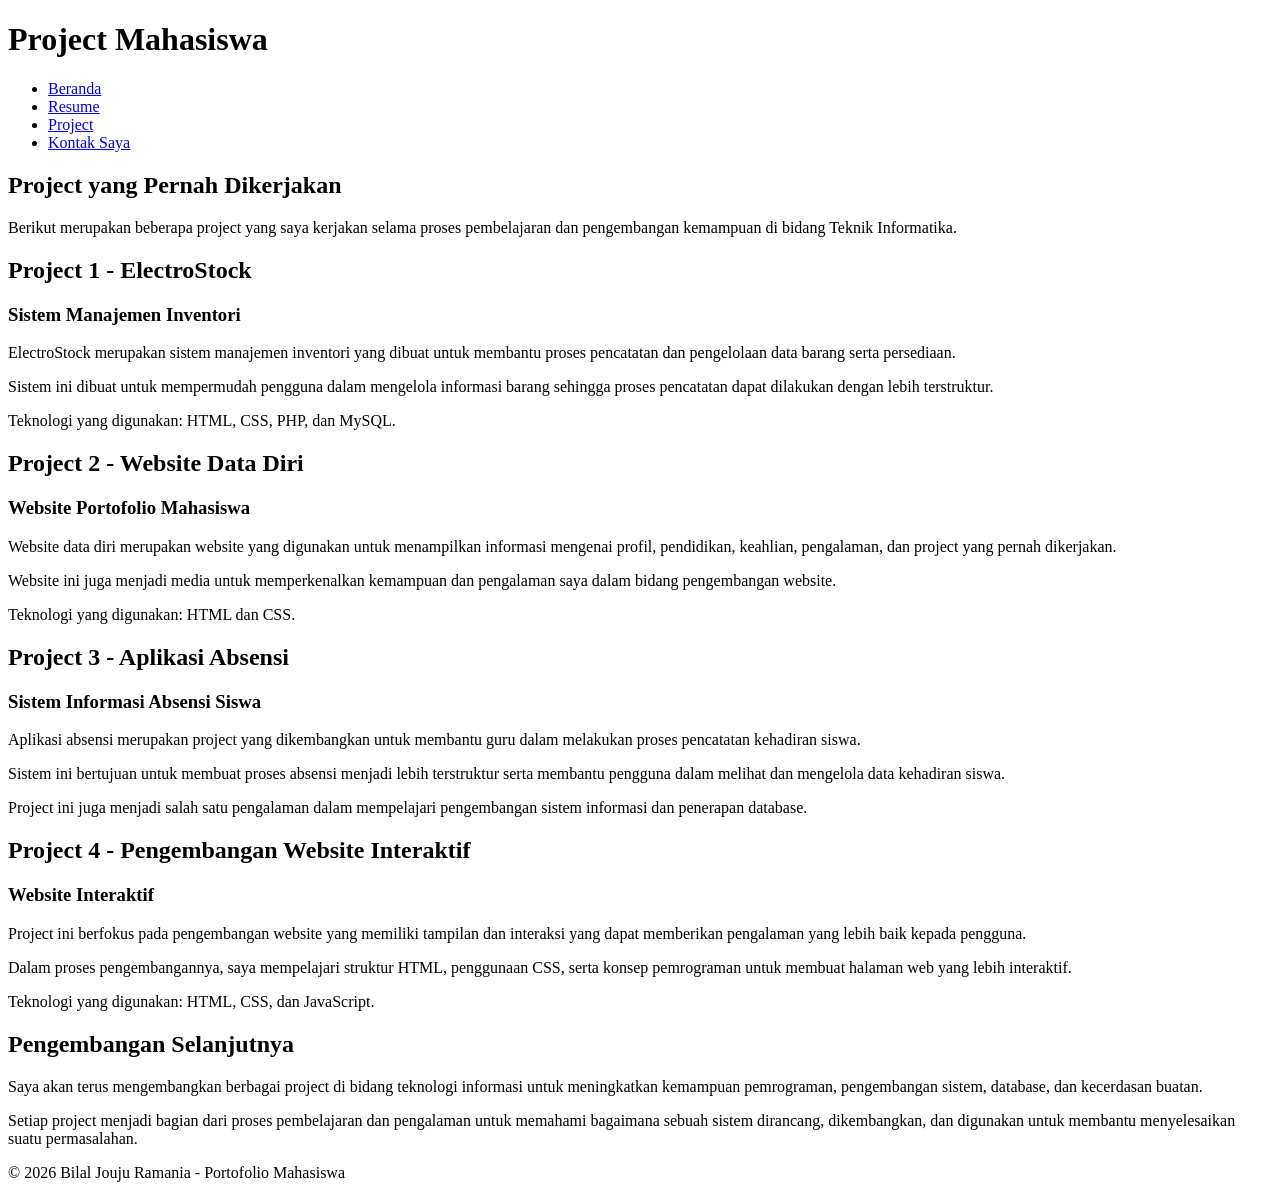
<file: pertemuan-2/project.html>
<!DOCTYPE html>
<html lang="id">

<head>
    <meta name="viewport" content="width=device-width, initial-scale=1.0">
    <title>Project - Bilal Jouju Ramania</title>
</head>

<body>

    <header>
        <h1>Project Mahasiswa</h1>

        <nav>
            <ul>
                <li>
                    <a href="index.html">Beranda</a>
                </li>

                <li>
                    <a href="resume.html">Resume</a>
                </li>

                <li>
                    <a href="project.html">Project</a>
                </li>

                <li>
                    <a href="kontak.html">Kontak Saya</a>
                </li>
            </ul>
        </nav>
    </header>

    <main>

        <section>
            <h2>Project yang Pernah Dikerjakan</h2>

            <p>
                Berikut merupakan beberapa project yang saya kerjakan
                selama proses pembelajaran dan pengembangan kemampuan
                di bidang Teknik Informatika.
            </p>
        </section>


        <section>
            <h2>Project 1 - ElectroStock</h2>

            <article>

                <h3>Sistem Manajemen Inventori</h3>

                <p>
                    ElectroStock merupakan sistem manajemen inventori
                    yang dibuat untuk membantu proses pencatatan dan
                    pengelolaan data barang serta persediaan.
                </p>

                <p>
                    Sistem ini dibuat untuk mempermudah pengguna dalam
                    mengelola informasi barang sehingga proses pencatatan
                    dapat dilakukan dengan lebih terstruktur.
                </p>

                <p>
                    Teknologi yang digunakan:
                    HTML, CSS, PHP, dan MySQL.
                </p>

            </article>
        </section>


        <section>
            <h2>Project 2 - Website Data Diri</h2>

            <article>

                <h3>Website Portofolio Mahasiswa</h3>

                <p>
                    Website data diri merupakan website yang digunakan
                    untuk menampilkan informasi mengenai profil,
                    pendidikan, keahlian, pengalaman, dan project
                    yang pernah dikerjakan.
                </p>

                <p>
                    Website ini juga menjadi media untuk memperkenalkan
                    kemampuan dan pengalaman saya dalam bidang
                    pengembangan website.
                </p>

                <p>
                    Teknologi yang digunakan:
                    HTML dan CSS.
                </p>

            </article>
        </section>


        <section>
            <h2>Project 3 - Aplikasi Absensi</h2>

            <article>

                <h3>Sistem Informasi Absensi Siswa</h3>

                <p>
                    Aplikasi absensi merupakan project yang dikembangkan
                    untuk membantu guru dalam melakukan proses pencatatan
                    kehadiran siswa.
                </p>

                <p>
                    Sistem ini bertujuan untuk membuat proses absensi
                    menjadi lebih terstruktur serta membantu pengguna
                    dalam melihat dan mengelola data kehadiran siswa.
                </p>

                <p>
                    Project ini juga menjadi salah satu pengalaman
                    dalam mempelajari pengembangan sistem informasi
                    dan penerapan database.
                </p>

            </article>
        </section>


        <section>
            <h2>Project 4 - Pengembangan Website Interaktif</h2>

            <article>

                <h3>Website Interaktif</h3>

                <p>
                    Project ini berfokus pada pengembangan website
                    yang memiliki tampilan dan interaksi yang dapat
                    memberikan pengalaman yang lebih baik kepada pengguna.
                </p>

                <p>
                    Dalam proses pengembangannya, saya mempelajari
                    struktur HTML, penggunaan CSS, serta konsep
                    pemrograman untuk membuat halaman web yang
                    lebih interaktif.
                </p>

                <p>
                    Teknologi yang digunakan:
                    HTML, CSS, dan JavaScript.
                </p>

            </article>
        </section>


        <section>
            <h2>Pengembangan Selanjutnya</h2>

            <p>
                Saya akan terus mengembangkan berbagai project
                di bidang teknologi informasi untuk meningkatkan
                kemampuan pemrograman, pengembangan sistem,
                database, dan kecerdasan buatan.
            </p>

            <p>
                Setiap project menjadi bagian dari proses pembelajaran
                dan pengalaman untuk memahami bagaimana sebuah sistem
                dirancang, dikembangkan, dan digunakan untuk membantu
                menyelesaikan suatu permasalahan.
            </p>
        </section>

    </main>


    <footer>
        <p>
            &copy; 2026 Bilal Jouju Ramania - Portofolio Mahasiswa
        </p>
    </footer>

</body>

</html>
</file>
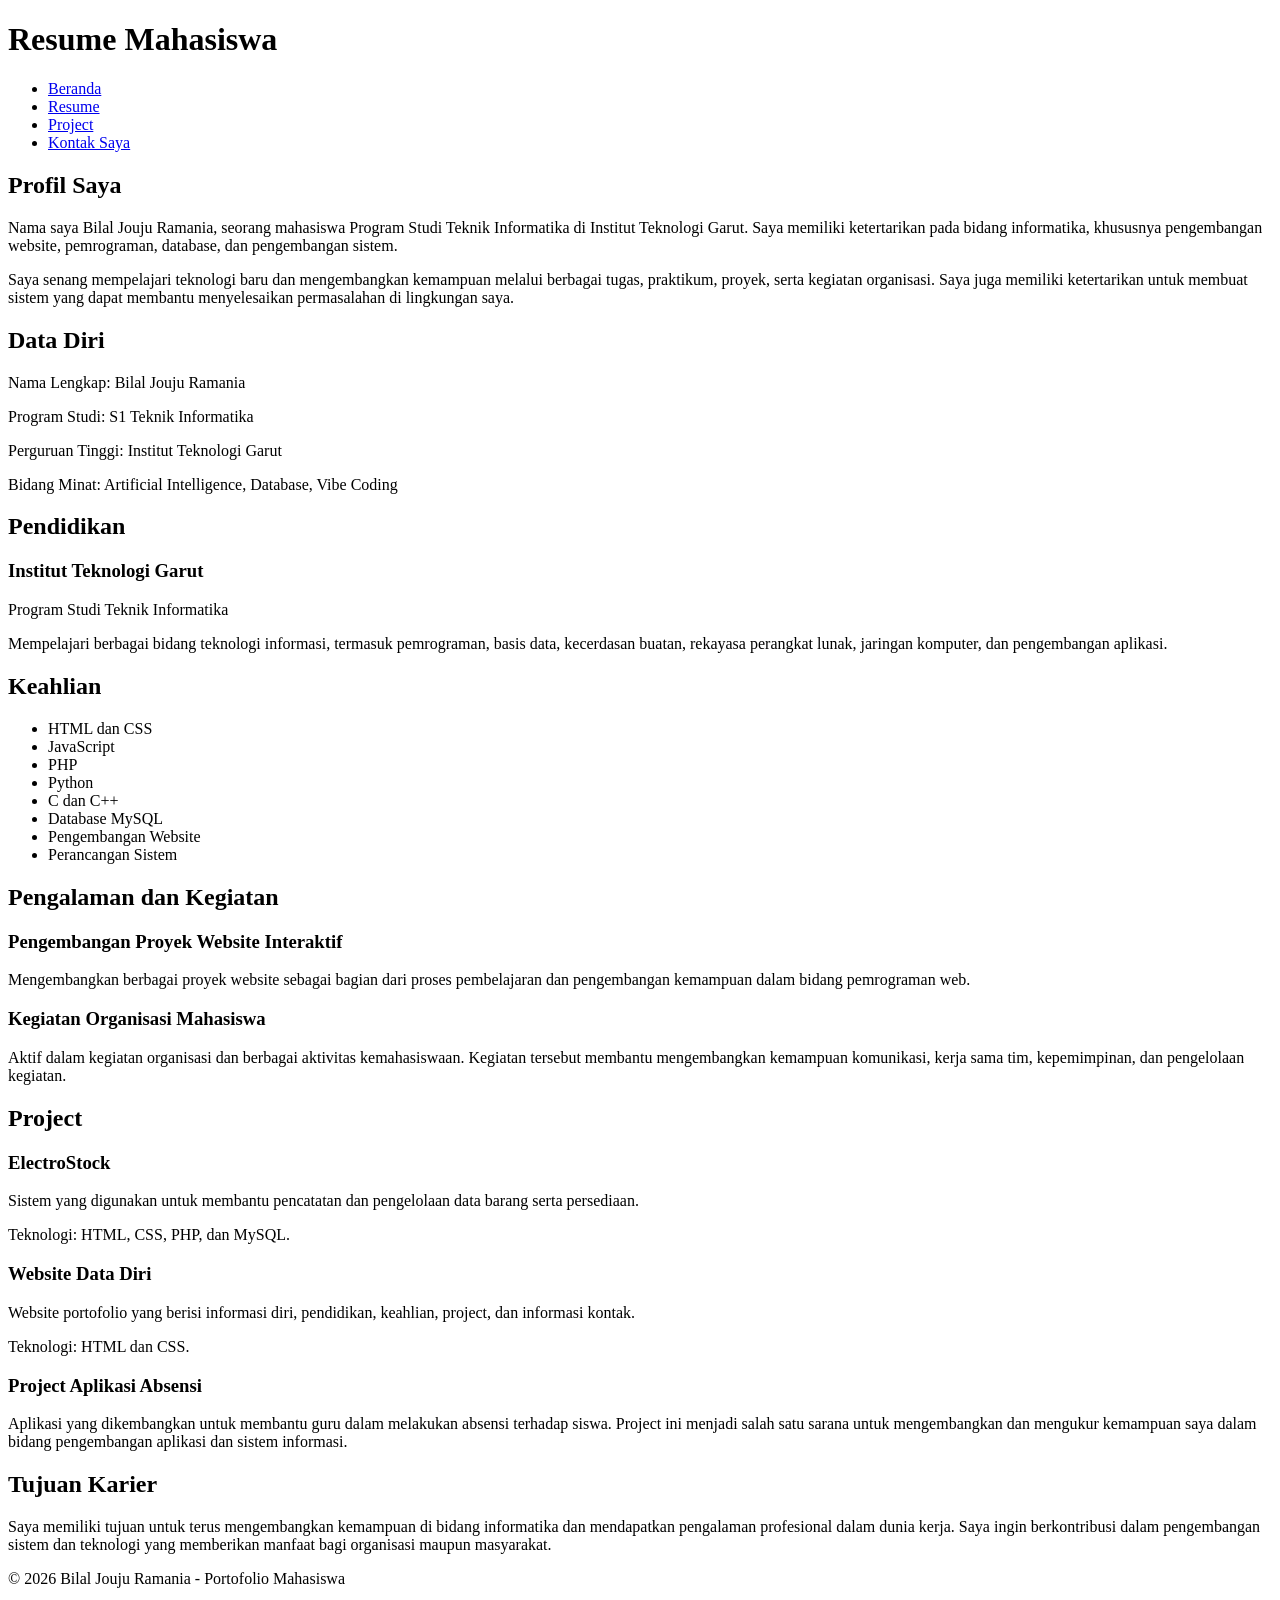
<file: pertemuan-2/resume.html>
<!DOCTYPE html>

<html lang="id">

<head>
<meta name="viewport" content="width=device-width, initial-scale=1.0">
<title>Resume - Bilal Jouju Ramania</title>
</head>

<body>

<header>
    <h1>Resume Mahasiswa</h1>

    <nav>
        <ul>
            <li><a href="index.html">Beranda</a></li>
            <li><a href="resume.html">Resume</a></li>
            <li><a href="project.html">Project</a></li>
            <li><a href="kontak.html">Kontak Saya</a></li>
        </ul>
    </nav>
</header>

<main>

    <section>
        <h2>Profil Saya</h2>

        <p>
            Nama saya Bilal Jouju Ramania, seorang mahasiswa
            Program Studi Teknik Informatika di Institut Teknologi Garut.
            Saya memiliki ketertarikan pada bidang informatika,
            khususnya pengembangan website, pemrograman, database,
            dan pengembangan sistem.
        </p>

        <p>
            Saya senang mempelajari teknologi baru dan mengembangkan
            kemampuan melalui berbagai tugas, praktikum, proyek,
            serta kegiatan organisasi. Saya juga memiliki ketertarikan
            untuk membuat sistem yang dapat membantu menyelesaikan
            permasalahan di lingkungan saya.
        </p>
    </section>

    <section>
        <h2>Data Diri</h2>

        <p>Nama Lengkap: Bilal Jouju Ramania</p>
        <p>Program Studi: S1 Teknik Informatika</p>
        <p>Perguruan Tinggi: Institut Teknologi Garut</p>
        <p>Bidang Minat: Artificial Intelligence, Database, Vibe Coding</p>
    </section>

    <section>
        <h2>Pendidikan</h2>

        <article>
            <h3>Institut Teknologi Garut</h3>

            <p>Program Studi Teknik Informatika</p>

            <p>
                Mempelajari berbagai bidang teknologi informasi,
                termasuk pemrograman, basis data, kecerdasan buatan,
                rekayasa perangkat lunak, jaringan komputer,
                dan pengembangan aplikasi.
            </p>
        </article>
    </section>

    <section>
        <h2>Keahlian</h2>

        <ul>
            <li>HTML dan CSS</li>
            <li>JavaScript</li>
            <li>PHP</li>
            <li>Python</li>
            <li>C dan C++</li>
            <li>Database MySQL</li>
            <li>Pengembangan Website</li>
            <li>Perancangan Sistem</li>
        </ul>
    </section>

    <section>
        <h2>Pengalaman dan Kegiatan</h2>

        <article>
            <h3>Pengembangan Proyek Website Interaktif</h3>

            <p>
                Mengembangkan berbagai proyek website sebagai bagian
                dari proses pembelajaran dan pengembangan kemampuan
                dalam bidang pemrograman web.
            </p>
        </article>

        <article>
            <h3>Kegiatan Organisasi Mahasiswa</h3>

            <p>
                Aktif dalam kegiatan organisasi dan berbagai aktivitas
                kemahasiswaan. Kegiatan tersebut membantu mengembangkan
                kemampuan komunikasi, kerja sama tim, kepemimpinan,
                dan pengelolaan kegiatan.
            </p>
        </article>
    </section>

    <section>
        <h2>Project</h2>

        <article>
            <h3>ElectroStock</h3>

            <p>
                Sistem yang digunakan untuk membantu pencatatan
                dan pengelolaan data barang serta persediaan.
            </p>

            <p>Teknologi: HTML, CSS, PHP, dan MySQL.</p>
        </article>

        <article>
            <h3>Website Data Diri</h3>

            <p>
                Website portofolio yang berisi informasi diri,
                pendidikan, keahlian, project, dan informasi kontak.
            </p>

            <p>Teknologi: HTML dan CSS.</p>
        </article>

        <article>
            <h3>Project Aplikasi Absensi</h3>

            <p>
                Aplikasi yang dikembangkan untuk membantu guru
                dalam melakukan absensi terhadap siswa.
                Project ini menjadi salah satu sarana untuk
                mengembangkan dan mengukur kemampuan saya dalam
                bidang pengembangan aplikasi dan sistem informasi.
            </p>
        </article>
    </section>

    <section>
        <h2>Tujuan Karier</h2>

        <p>
            Saya memiliki tujuan untuk terus mengembangkan kemampuan
            di bidang informatika dan mendapatkan pengalaman profesional
            dalam dunia kerja. Saya ingin berkontribusi dalam pengembangan
            sistem dan teknologi yang memberikan manfaat bagi organisasi
            maupun masyarakat.
        </p>
    </section>

</main>

<footer>
    <p>
        &copy; 2026 Bilal Jouju Ramania - Portofolio Mahasiswa
    </p>
</footer>


</body>

</html>
</file>
<file: modul3/style.css>
/* Tema putih bersih + efek "aurora" lembut di header */
:root {
    --ink: #1b2240;
    --ink-soft: #5b6384;
    --bg: #fbfbfe;
    --white: #fff;
    --accent: #4a56d8;
    --accent-dark: #3944b5;
    --tint: #eef0ff;
    --line: #e6e9f5;
}

/* Reset */
* {
    margin: 0;
    padding: 0;
    box-sizing: border-box;
}

body {
    font-family: "Plus Jakarta Sans", Arial, sans-serif;
    background-color: var(--bg);
    color: var(--ink);
    line-height: 1.65;
}

/* Header */
body > header {
    position: relative;
    padding: 56px 20px 44px;
}

/* Efek aurora: gradasi warna lembut yang bergerak pelan,
   memudar ke putih di bagian bawah */
body > header::before {
    content: "";
    position: absolute;
    inset: 0;
    z-index: 0;
    background:
        radial-gradient(circle at 15% 30%, rgba(108, 123, 255, 0.38), transparent 42%),
        radial-gradient(circle at 85% 20%, rgba(111, 211, 255, 0.38), transparent 42%),
        radial-gradient(circle at 55% 95%, rgba(255, 154, 213, 0.32), transparent 46%);
    background-size: 160% 160%;
    animation: aurora 16s ease-in-out infinite alternate;
    -webkit-mask-image: linear-gradient(#000 55%, transparent);
    mask-image: linear-gradient(#000 55%, transparent);
}

@keyframes aurora {
    from { background-position: 0% 0%, 100% 0%, 50% 100%; }
    to   { background-position: 100% 100%, 0% 100%, 50% 0%; }
}

body > header > * {
    position: relative;
    z-index: 1;
}

body > header h1 {
    max-width: 860px;
    margin: 0 auto 8px;
    font-size: clamp(2rem, 5vw, 3rem);
    font-weight: 800;
    line-height: 1.1;
    letter-spacing: -0.03em;
}

body > header p {
    max-width: 860px;
    margin: 0 auto 8px;
    color: var(--ink-soft);
}

/* Navigation */
nav {
    max-width: 860px;
    margin: auto;
    padding-top: 14px;
}

nav ul {
    display: flex;
    flex-wrap: wrap;
    gap: 6px;
    list-style: none;
}

nav a {
    display: block;
    padding: 5px 14px;
    border-radius: 999px;
    color: var(--ink);
    text-decoration: none;
    font-weight: 600;
    font-size: 0.95rem;
    transition: background-color 0.15s, color 0.15s;
}

nav a:hover {
    background-color: rgba(255, 255, 255, 0.75);
}

nav a[aria-current="page"] {
    background-color: var(--accent);
    color: var(--white);
}

/* Main */
main {
    max-width: 900px;
    margin: 10px auto 30px;
    padding: 0 20px;
}

section {
    background-color: var(--white);
    padding: 28px;
    border: 1px solid var(--line);
    border-radius: 14px;
    box-shadow: 0 8px 24px -14px rgba(40, 50, 120, 0.22);
}

section ~ section {
    margin-top: 20px;
}

/* Gambar */
main img {
    display: block;
    max-width: 100%;
    height: auto;
    margin: 0;
    border-radius: 8px;
}

/* Judul */
h2 {
    margin-bottom: 14px;
    font-size: 1.5rem;
    line-height: 1.25;
    letter-spacing: -0.015em;
}

h3 {
    margin-bottom: 5px;
    font-size: 1.15rem;
}

p + p {
    margin-top: 10px;
}

section a {
    color: var(--accent);
}

/* Project */
article {
    padding: 16px 0;
    border-bottom: 1px solid var(--line);
}

article:last-child {
    border-bottom: none;
}

article header p.meta {
    color: var(--ink-soft);
    font-size: 14px;
    margin-bottom: 6px;
}

/* Label teknologi / keahlian */
.tags {
    display: flex;
    flex-wrap: wrap;
    gap: 8px;
    list-style: none;
    margin-top: 10px;
}

.tags li {
    padding: 2px 11px;
    background-color: var(--tint);
    color: var(--accent-dark);
    border-radius: 6px;
    font-size: 14px;
    font-weight: 500;
}

/* Data diri */
dl {
    display: grid;
    grid-template-columns: max-content 1fr;
    gap: 8px 24px;
}

dt {
    font-weight: 600;
    color: var(--ink-soft);
}

/* Form */
form {
    margin-top: 20px;
}

form p {
    margin-bottom: 15px;
}

label {
    display: inline-block;
    margin-bottom: 5px;
    font-weight: 600;
}

input[type="text"],
input[type="email"],
select,
textarea {
    width: 100%;
    padding: 10px 12px;
    border: 1px solid #d5daee;
    border-radius: 8px;
    background-color: var(--white);
    color: var(--ink);
    font-family: inherit;
    font-size: 1rem;
}

input:focus-visible,
select:focus-visible,
textarea:focus-visible,
button:focus-visible,
a:focus-visible {
    outline: 2px solid var(--accent);
    outline-offset: 2px;
}

textarea {
    resize: vertical;
}

button {
    padding: 10px 20px;
    margin-right: 8px;
    border: none;
    border-radius: 8px;
    background-color: var(--accent);
    color: var(--white);
    font-family: inherit;
    font-size: 1rem;
    font-weight: 600;
    cursor: pointer;
    transition: background-color 0.15s;
}

button:hover {
    background-color: var(--accent-dark);
}

button[type="reset"] {
    background-color: var(--tint);
    color: var(--ink);
}

button[type="reset"]:hover {
    background-color: #dfe3fb;
}

/* Aside */
aside {
    width: calc(100% - 40px);
    max-width: 860px;
    margin: 30px auto;
    padding: 20px 24px;
    background-color: var(--white);
    border: 1px solid var(--line);
    border-left: 4px solid var(--accent);
    border-radius: 4px 14px 14px 4px;
}

/* Footer */
footer {
    padding: 20px 20px 36px;
    text-align: center;
    color: var(--ink-soft);
    font-size: 14px;
}

footer p {
    margin: 0 auto;
}

/* Garis <hr> */
hr {
    display: none;
}

/* Tampilan HP */
@media (max-width: 700px) {

    body > header {
        padding: 40px 20px 36px;
    }

    main img {
        margin: 0 auto;
    }

    section {
        padding: 22px;
    }

    dl {
        grid-template-columns: 1fr;
        gap: 0;
    }

    dd {
        margin-bottom: 10px;
    }

    button {
        width: 100%;
        margin: 0 0 10px;
    }
}

@media (prefers-reduced-motion: reduce) {
    body > header::before {
        animation: none;
    }

    * {
        transition: none !important;
    }
</file>
